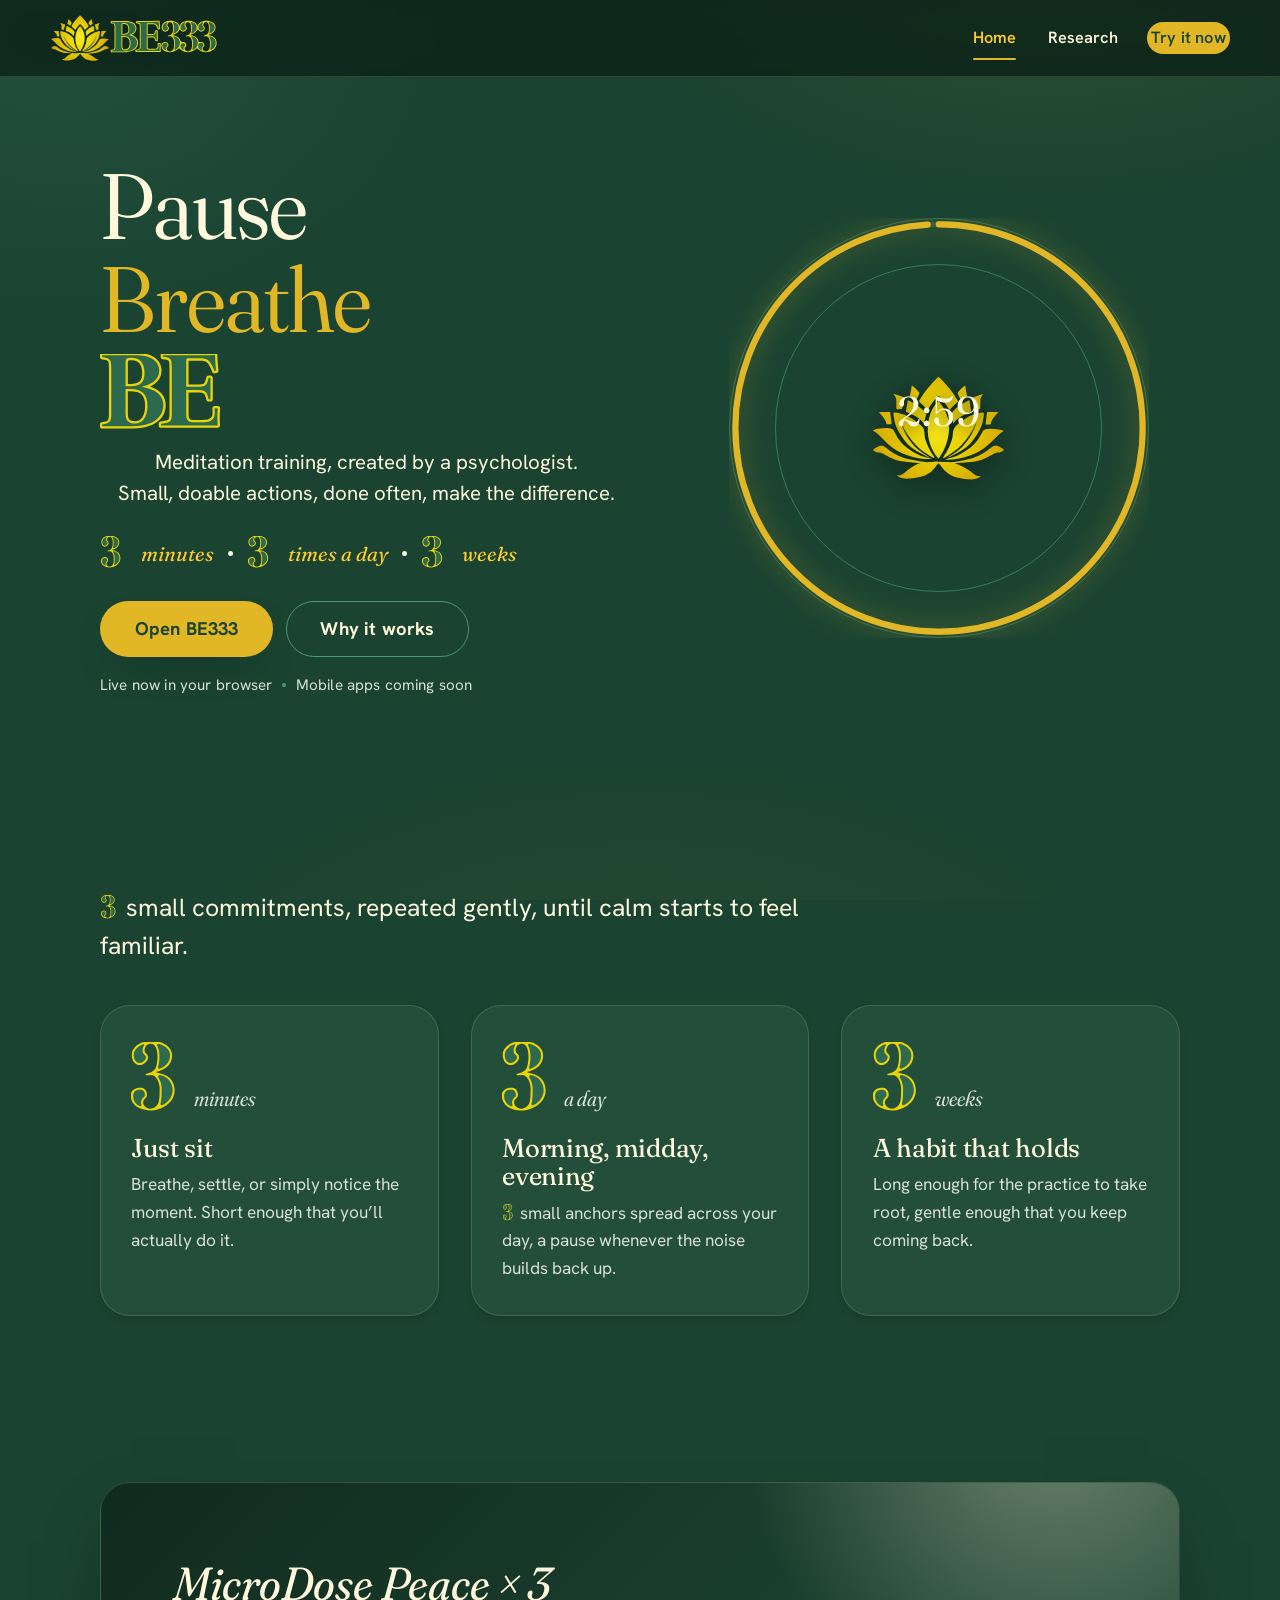
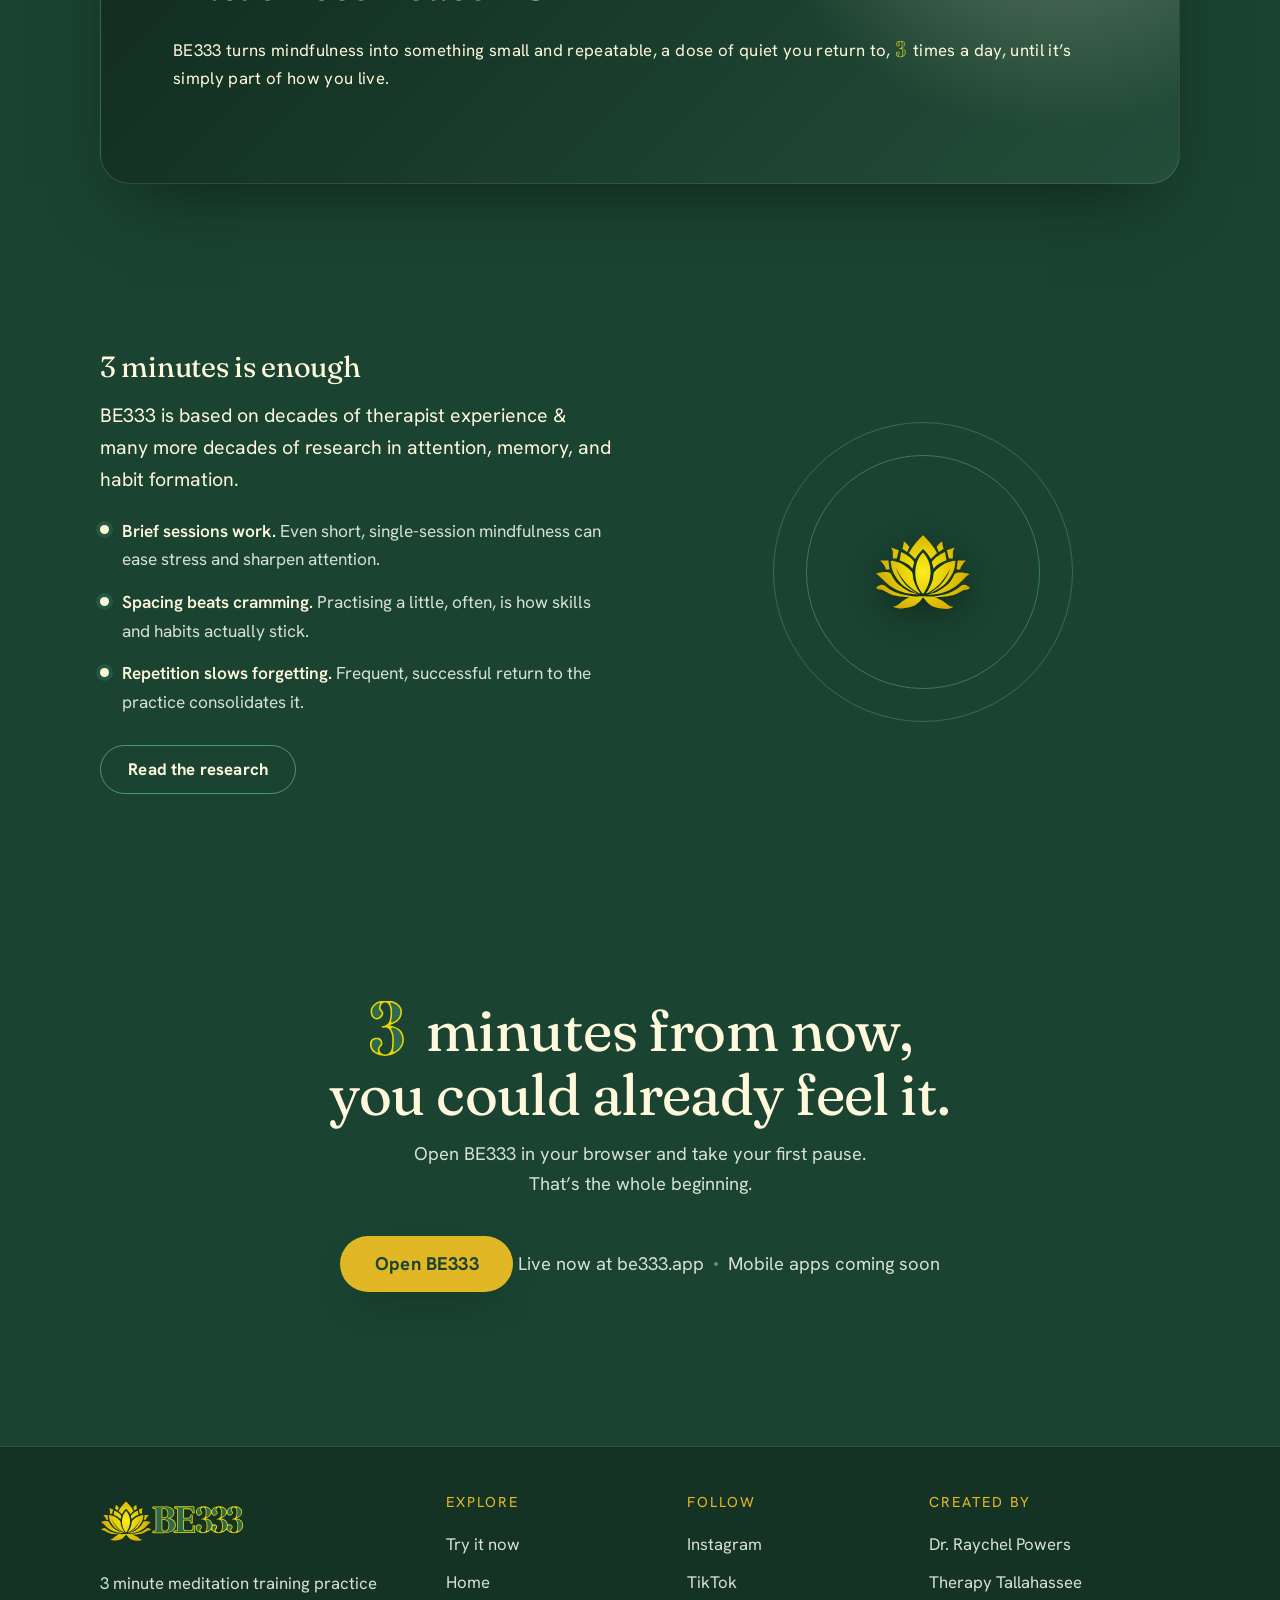
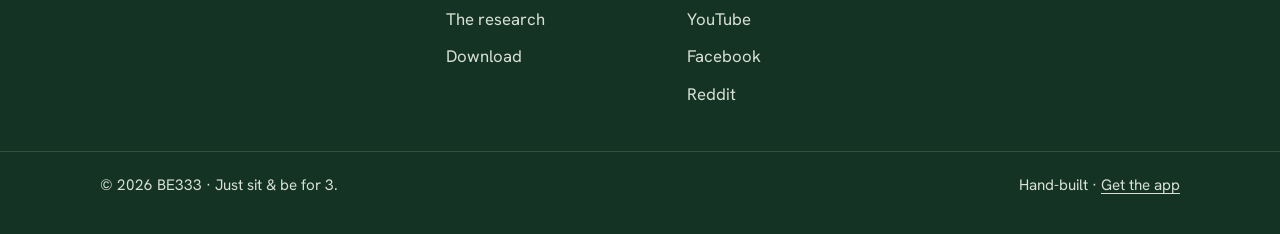
<file: index.html>
<!DOCTYPE html>
<html lang="en">
<head>
  <meta charset="utf-8">
  <meta name="viewport" content="width=device-width, initial-scale=1">

  <!-- Google Analytics 4 -->
  <script async src="https://www.googletagmanager.com/gtag/js?id=G-MYSWPPB8FZ"></script>
  <script>
    window.dataLayer = window.dataLayer || [];
    function gtag(){dataLayer.push(arguments);}
    gtag('js', new Date());
    gtag('config', 'G-MYSWPPB8FZ');
  </script>

  <title>BE333 | Sit &amp; BE for 3</title>
  <meta name="description" content="BE333 is a 3-minute meditation habit created by a clinical psychologist. Three minutes, three times a day, three weeks. Pause. Breathe. Be.">
  <link rel="canonical" href="https://be333.online/">

  <!-- Open Graph / Twitter -->
  <meta property="og:type" content="website">
  <meta property="og:site_name" content="BE333">
  <meta property="og:title" content="BE333 | Sit &amp; BE for 3">
  <meta property="og:description" content="A 3-minute meditation habit, three times a day, for three weeks. Microdose peace.">
  <meta property="og:url" content="https://be333.online/">
  <meta property="og:image" content="https://be333.online/assets/og-image.png">
  <meta name="twitter:card" content="summary_large_image">
  <meta name="twitter:title" content="BE333 | Sit &amp; BE for 3">
  <meta name="twitter:description" content="A 3-minute meditation habit, three times a day, for three weeks. Microdose peace.">
  <meta name="twitter:image" content="https://be333.online/assets/og-image.png">

  <link rel="icon" type="image/svg+xml" href="assets/lotus.svg">
  <link rel="apple-touch-icon" href="assets/logo/logo-full.svg">
  <link rel="manifest" href="manifest.json">
  <meta name="theme-color" content="#1A4331">
  <meta name="apple-mobile-web-app-title" content="BE333">

  <!-- Fonts: Fraunces (display) + Hanken Grotesk (body) -->
  <link rel="preconnect" href="https://fonts.googleapis.com">
  <link rel="preconnect" href="https://fonts.gstatic.com" crossorigin>
  <link href="https://fonts.googleapis.com/css2?family=Fraunces:ital,opsz,wght@0,9..144,300..600;1,9..144,300..600&family=Hanken+Grotesk:wght@400;500;600;700&display=swap" rel="stylesheet">

  <link rel="stylesheet" href="css/style.css">
  <noscript><style>[data-reveal]{opacity:1!important;transform:none!important}</style></noscript>
</head>
<body>
  <a class="skip" href="#main">Skip to content</a>

  <main id="main">

    <!-- HERO -->
    <section class="hero wrap">
      <div class="hero__inner">
        <div>
          <h1 class="hero__title">Pause<br><span style="color:var(--green)">Breathe</span><br><img class="hero__title-be" src="assets/logo/be.svg" alt="Be"></h1>
          <p class="hero__lead">Meditation training, created by a psychologist.<br>Small, doable actions, done often, make the difference.</p>
          <p class="hero__triad">
            <img class="triad-glyph" src="assets/logo/three.svg" alt="3"> minutes <i></i> <img class="triad-glyph" src="assets/logo/three.svg" alt="3"> times a day <i></i> <img class="triad-glyph" src="assets/logo/three.svg" alt="3"> weeks
          </p>
          <div class="hero__cta">
            <a class="btn btn--primary btn--lg" href="https://be333.app" target="_blank" rel="noopener">Open BE333</a>
            <a class="btn btn--ghost btn--lg" href="research.html">Why it works</a>
          </div>
          <p class="hero__avail">Live now in your browser <i></i> Mobile apps coming soon</p>
        </div>

        <!-- Signature: a 3-minute breathing session, in miniature. -->
        <div class="breath">
          <div class="breath__ring breath__ring--1" aria-hidden="true"></div>
          <div class="breath__ring breath__ring--2" aria-hidden="true"></div>
          <svg class="breath__timer" viewBox="0 0 200 200" aria-hidden="true">
            <circle class="breath__timer-track"    cx="100" cy="100" r="97"/>
            <circle class="breath__timer-progress" cx="100" cy="100" r="97"/>
          </svg>
          <div class="breath__core">
            <img class="breath__lotus" src="assets/lotus.svg" alt="" aria-hidden="true">
            <div class="breath__stack">
              <div class="breath__time" id="breath-countdown" aria-label="Session length: 3 minutes">3:00</div>
              <div class="breath__label" aria-hidden="true">
                <span class="in">Breathe in</span>
                <span class="out">Breathe out</span>
              </div>
            </div>
          </div>
        </div>
      </div>
    </section>

    <!-- HOW IT WORKS -->
    <section class="section wrap" data-reveal>
      <p class="lede"><img class="inline-three" src="assets/logo/three.svg" alt="Three"> small commitments, repeated gently, until calm starts to feel familiar.</p>

      <div class="cards">
        <article class="card">
          <span class="card__num"><img class="card__num-glyph" src="assets/logo/three.svg" alt="3"><em>minutes</em></span>
          <h3>Just sit</h3>
          <p>Breathe, settle, or simply notice the moment. Short enough that you&rsquo;ll actually do it.</p>
        </article>
        <article class="card">
          <span class="card__num"><img class="card__num-glyph" src="assets/logo/three.svg" alt="3"><em>a day</em></span>
          <h3>Morning, midday, evening</h3>
          <p><img class="inline-three" src="assets/logo/three.svg" alt="Three"> small anchors spread across your day, a pause whenever the noise builds back up.</p>
        </article>
        <article class="card">
          <span class="card__num"><img class="card__num-glyph" src="assets/logo/three.svg" alt="3"><em>weeks</em></span>
          <h3>A habit that holds</h3>
          <p>Long enough for the practice to take root, gentle enough that you keep coming back.</p>
        </article>
      </div>
    </section>

    <!-- PHILOSOPHY BAND -->
    <section class="section--tight wrap" data-reveal>
      <div class="band">
        <div class="band__inner">
          <p class="band__quote">MicroDose Peace &times; 3</p>
          <p class="band__by">BE333 turns mindfulness into something small and repeatable, a dose of quiet you return to, <img class="inline-three" src="assets/logo/three.svg" alt="three"> times a day, until it&rsquo;s simply part of how you live.</p>
        </div>
      </div>
    </section>

    <!-- RESEARCH TEASER -->
    <section class="section wrap" data-reveal>
      <div class="teaser">
        <div>
          <h2>3 minutes is enough</h2>
          <p>BE333 is based on decades of therapist experience &amp; many more decades of research in attention, memory, and habit formation.</p>
          <ul class="teaser__list">
            <li><span><b>Brief sessions work.</b> Even short, single-session mindfulness can ease stress and sharpen attention.</span></li>
            <li><span><b>Spacing beats cramming.</b> Practising a little, often, is how skills and habits actually stick.</span></li>
            <li><span><b>Repetition slows forgetting.</b> Frequent, successful return to the practice consolidates it.</span></li>
          </ul>
          <a class="btn btn--ghost" href="research.html">Read the research</a>
        </div>
        <div class="breath" aria-hidden="true" style="width:min(100%,300px)">
          <div class="breath__ring breath__ring--1"></div>
          <div class="breath__ring breath__ring--2"></div>
          <div class="breath__core">
            <img class="breath__lotus" src="assets/lotus.svg" alt="" aria-hidden="true">
          </div>
        </div>
      </div>
    </section>

    <!-- FINAL CTA -->
    <section class="section wrap" data-reveal>
      <div class="cta-final">
        <h2><img class="inline-three" src="assets/logo/three.svg" alt="Three"> minutes from now,<br>you could already feel it.</h2>
        <p>Open BE333 in your browser and take your first pause. That&rsquo;s the whole beginning.</p>
        <a class="btn btn--primary btn--lg" href="https://be333.app" target="_blank" rel="noopener">Open BE333</a>
        <p class="cta-final__note">Live now at be333.app <i></i> Mobile apps coming soon</p>
      </div>
    </section>

  </main>

  <script src="js/script.js"></script>
</body>
</html>
</file>
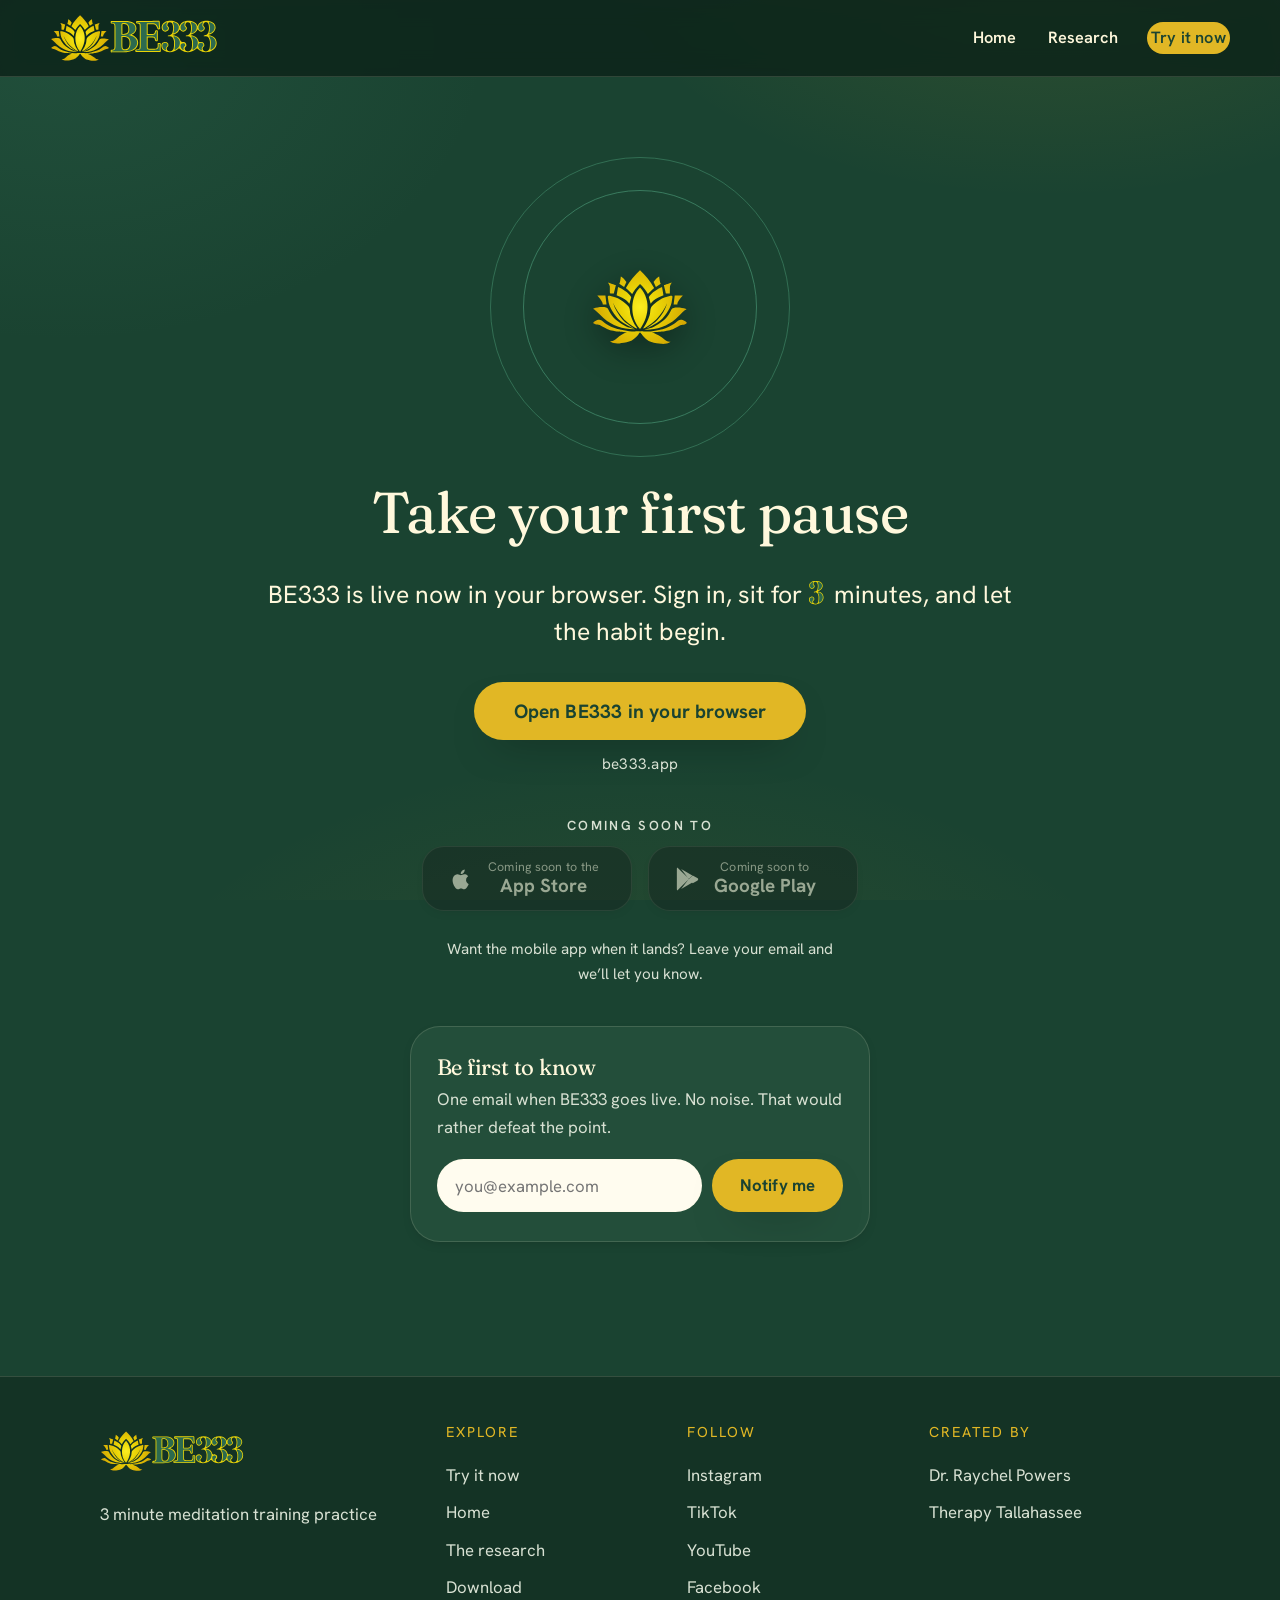
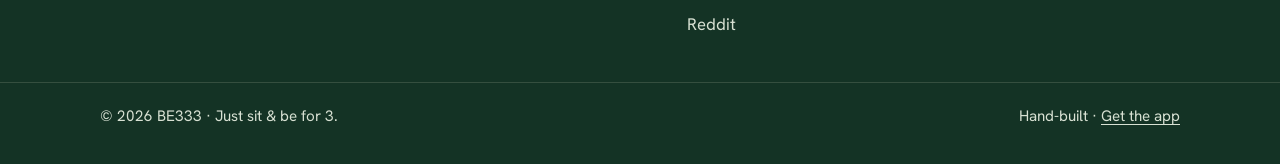
<file: download.html>
<!DOCTYPE html>
<html lang="en">
<head>
  <meta charset="utf-8">
  <meta name="viewport" content="width=device-width, initial-scale=1">

  <!-- Google Analytics 4 -->
  <script async src="https://www.googletagmanager.com/gtag/js?id=G-MYSWPPB8FZ"></script>
  <script>
    window.dataLayer = window.dataLayer || [];
    function gtag(){dataLayer.push(arguments);}
    gtag('js', new Date());
    gtag('config', 'G-MYSWPPB8FZ');
  </script>

  <title>Get BE333 | BE333</title>
  <meta name="description" content="Download BE333 and start your 3-minute meditation habit. Pause. Breathe. Be.">
  <link rel="canonical" href="https://be333.online/download.html">

  <meta property="og:type" content="article">
  <meta property="og:site_name" content="BE333">
  <meta property="og:title" content="Get BE333">
  <meta property="og:description" content="Download BE333 and take your first 3-minute pause.">
  <meta property="og:url" content="https://be333.online/download.html">
  <meta property="og:image" content="https://be333.online/assets/og-image.png">
  <meta name="twitter:card" content="summary_large_image">
  <meta name="twitter:title" content="Get BE333">
  <meta name="twitter:description" content="Download BE333 and take your first 3-minute pause.">
  <meta name="twitter:image" content="https://be333.online/assets/og-image.png">

  <link rel="icon" type="image/svg+xml" href="assets/lotus.svg">
  <link rel="apple-touch-icon" href="assets/logo/logo-full.svg">
  <link rel="manifest" href="manifest.json">
  <meta name="theme-color" content="#1A4331">
  <meta name="apple-mobile-web-app-title" content="BE333">

  <link rel="preconnect" href="https://fonts.googleapis.com">
  <link rel="preconnect" href="https://fonts.gstatic.com" crossorigin>
  <link href="https://fonts.googleapis.com/css2?family=Fraunces:ital,opsz,wght@0,9..144,300..600;1,9..144,300..600&family=Hanken+Grotesk:wght@400;500;600;700&display=swap" rel="stylesheet">

  <link rel="stylesheet" href="css/style.css">
  <noscript><style>[data-reveal]{opacity:1!important;transform:none!important}</style></noscript>
</head>
<body>
  <a class="skip" href="#main">Skip to content</a>

  <main id="main">

    <section class="section wrap--narrow" style="padding-top: clamp(3rem,7vw,5rem)" data-reveal>
      <div class="dl">

        <!-- breathing orb -->
        <div class="dl__orbwrap breath" aria-hidden="true">
          <div class="breath__ring breath__ring--1"></div>
          <div class="breath__ring breath__ring--2"></div>
          <div class="breath__core">
            <img class="breath__lotus" src="assets/lotus.svg" alt="" aria-hidden="true">
          </div>
        </div>

        <h1 style="font-size: clamp(2.4rem,6vw,3.6rem)">Take your first pause</h1>
        <p class="lede" style="margin-inline:auto">BE333 is live now in your browser. Sign in, sit for <img class="inline-three" src="assets/logo/three.svg" alt="three"> minutes, and let the habit begin.</p>

        <!-- Primary CTA: use the web app right now -->
        <div class="dl__primary">
          <a class="btn btn--primary btn--lg" href="https://be333.app" target="_blank" rel="noopener">Open BE333 in your browser</a>
          <p class="dl__url">be333.app</p>
        </div>

        <!-- App store buttons — coming soon -->
        <p class="dl__soon-label">Coming soon to</p>
        <div class="stores">
          <a class="store store--soon" href="#" aria-disabled="true" aria-label="App Store, coming soon" onclick="event.preventDefault()">
            <svg viewBox="0 0 24 24" fill="currentColor" aria-hidden="true"><path d="M16.36 12.84c-.02-2.13 1.74-3.15 1.82-3.2-1-1.46-2.55-1.66-3.1-1.68-1.32-.13-2.58.78-3.25.78-.67 0-1.7-.76-2.8-.74-1.44.02-2.77.84-3.51 2.13-1.5 2.6-.38 6.45 1.07 8.56.71 1.03 1.56 2.19 2.67 2.15 1.07-.04 1.48-.69 2.77-.69 1.29 0 1.66.69 2.79.67 1.15-.02 1.88-1.05 2.58-2.09.81-1.2 1.15-2.36 1.16-2.42-.03-.01-2.23-.86-2.25-3.4zM14.3 6.57c.59-.72.99-1.71.88-2.7-.85.03-1.88.57-2.49 1.28-.55.63-1.03 1.64-.9 2.61.95.07 1.92-.48 2.51-1.19z"/></svg>
            <span><small>Coming soon to the</small><b>App Store</b></span>
          </a>
          <a class="store store--soon" href="#" aria-disabled="true" aria-label="Google Play, coming soon" onclick="event.preventDefault()">
            <svg viewBox="0 0 24 24" fill="currentColor" aria-hidden="true"><path d="M3.6 2.3c-.2.2-.3.5-.3.9v17.6c0 .4.1.7.3.9l.1.1 9.9-9.9v-.2L3.7 2.2l-.1.1zm13.3 13.3l-3.3-3.3 3.3-3.3 3.9 2.2c1.1.6 1.1 1.6 0 2.2l-3.9 2.2zM13.5 12l3.1 3.1-9.6 5.4 6.5-8.5zm0 0L7 3.5l9.6 5.4L13.5 12z"/></svg>
            <span><small>Coming soon to</small><b>Google Play</b></span>
          </a>
        </div>

        <p style="color:var(--ink-soft); font-size:.95rem; max-width:44ch; margin-inline:auto">
          Want the mobile app when it lands? Leave your email and we&rsquo;ll let you know.
        </p>

        <!-- Notify form (Formspree) -->
        <form class="notify" action="https://formspree.io/f/meeypegl" method="POST">
          <h3>Be first to know</h3>
          <p>One email when BE333 goes live. No noise. That would rather defeat the point.</p>
          <div class="notify__row">
            <label for="email" class="skip">Email address</label>
            <input id="email" type="email" name="email" placeholder="you@example.com" required>
            <button type="submit" class="btn btn--primary">Notify me</button>
          </div>
        </form>

      </div>
    </section>

  </main>

  <script src="js/script.js"></script>
</body>
</html>
</file>
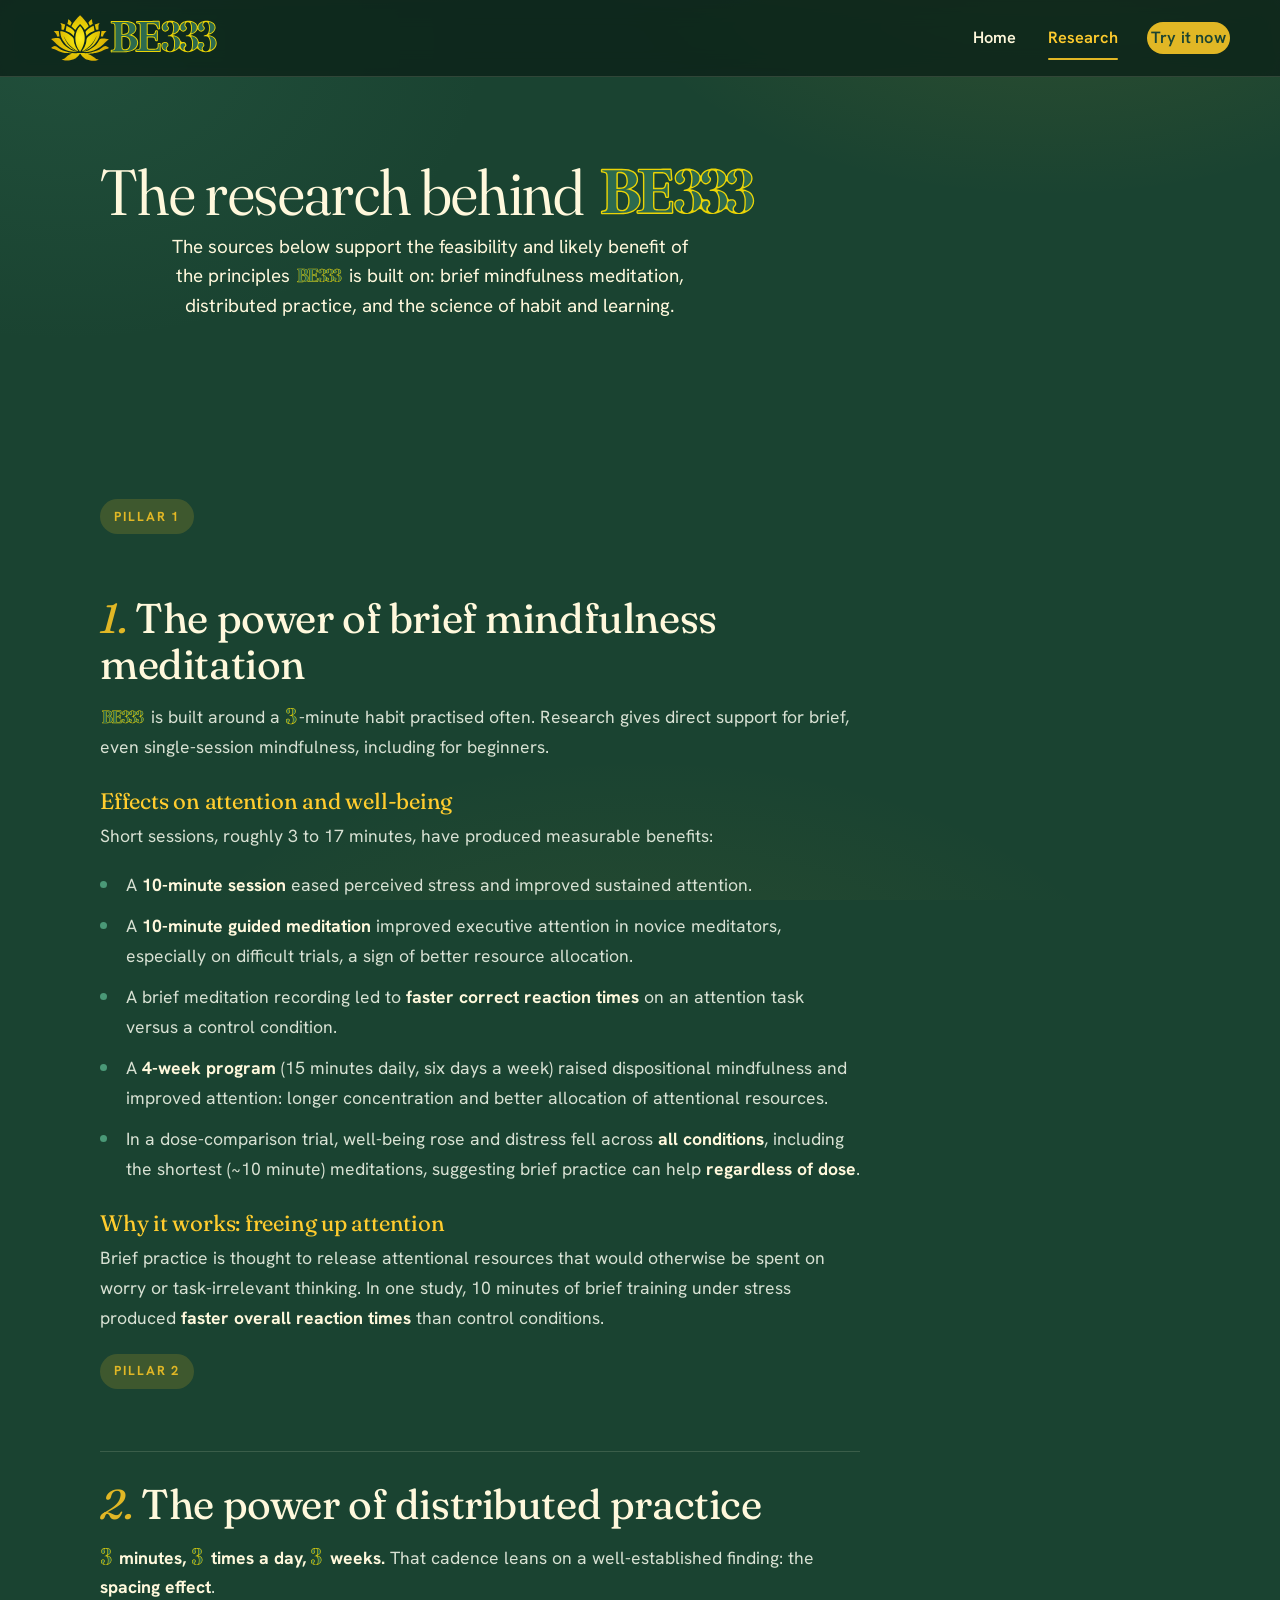
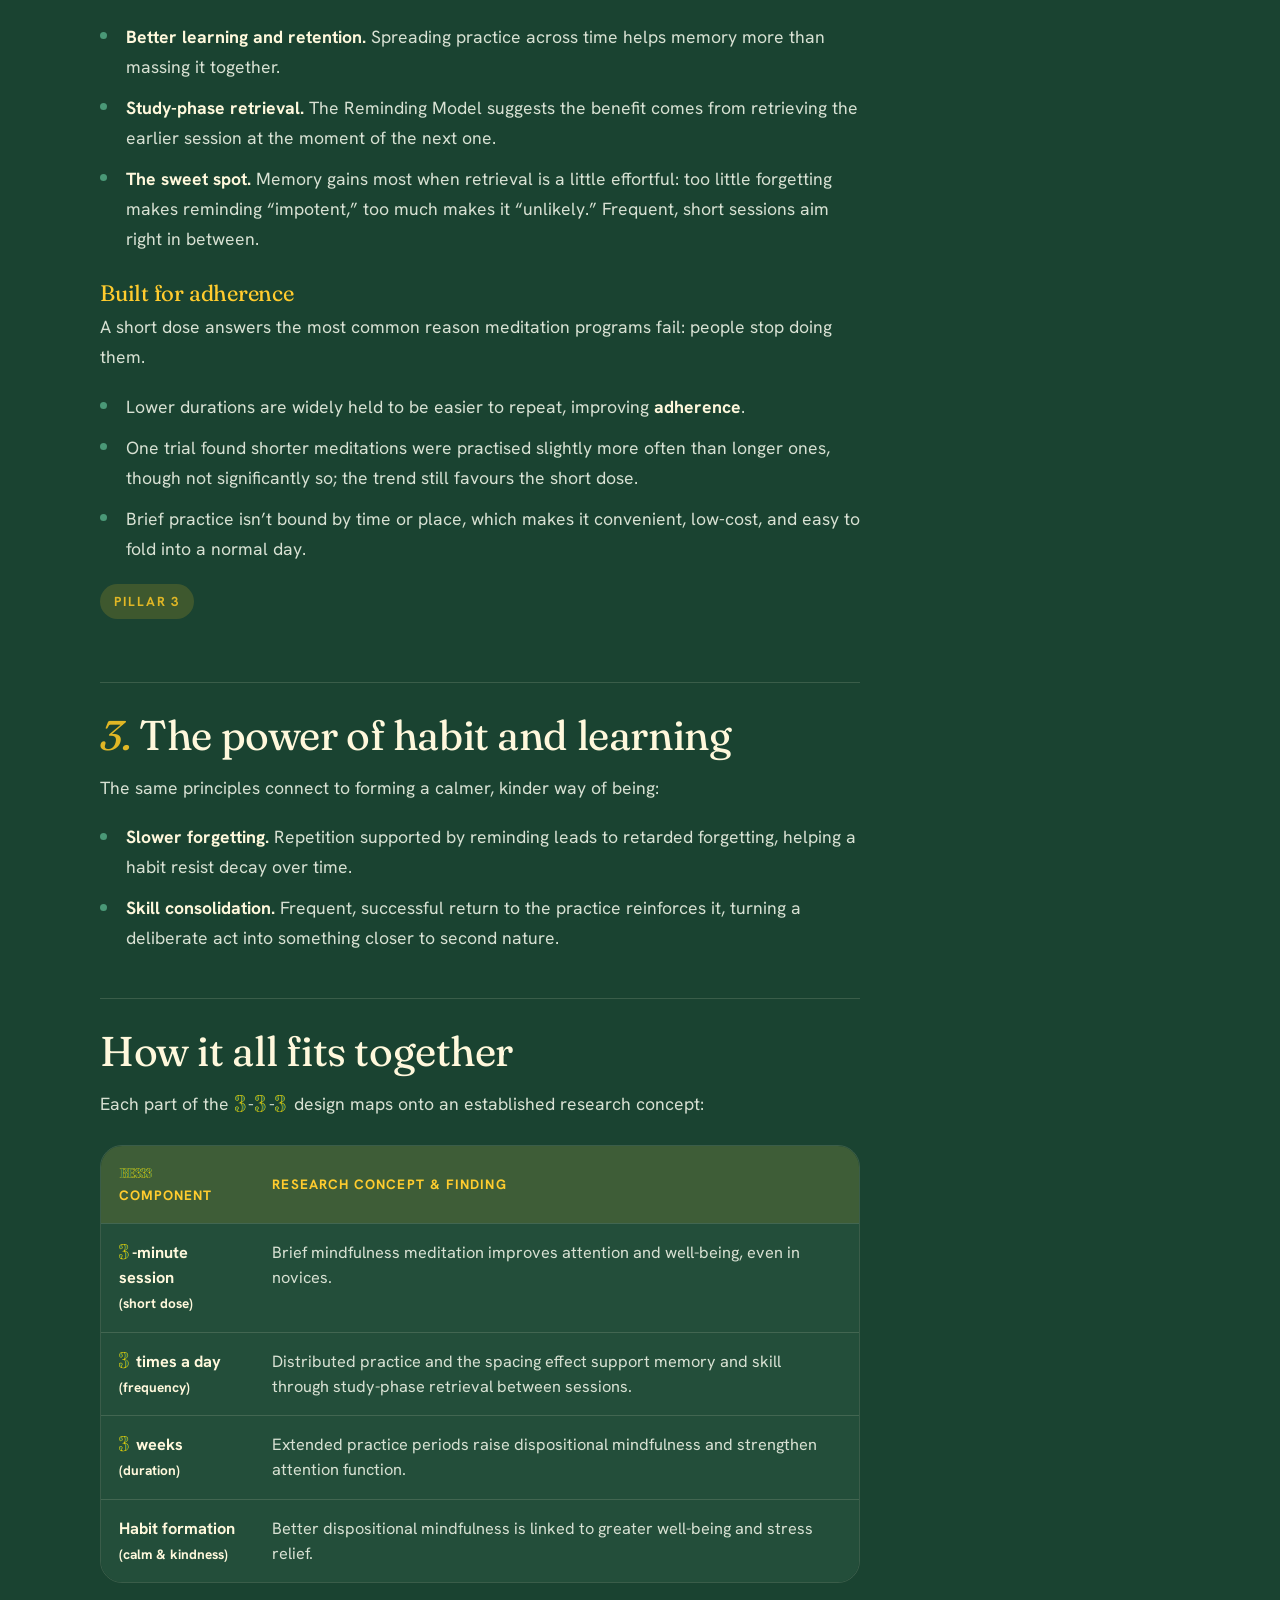
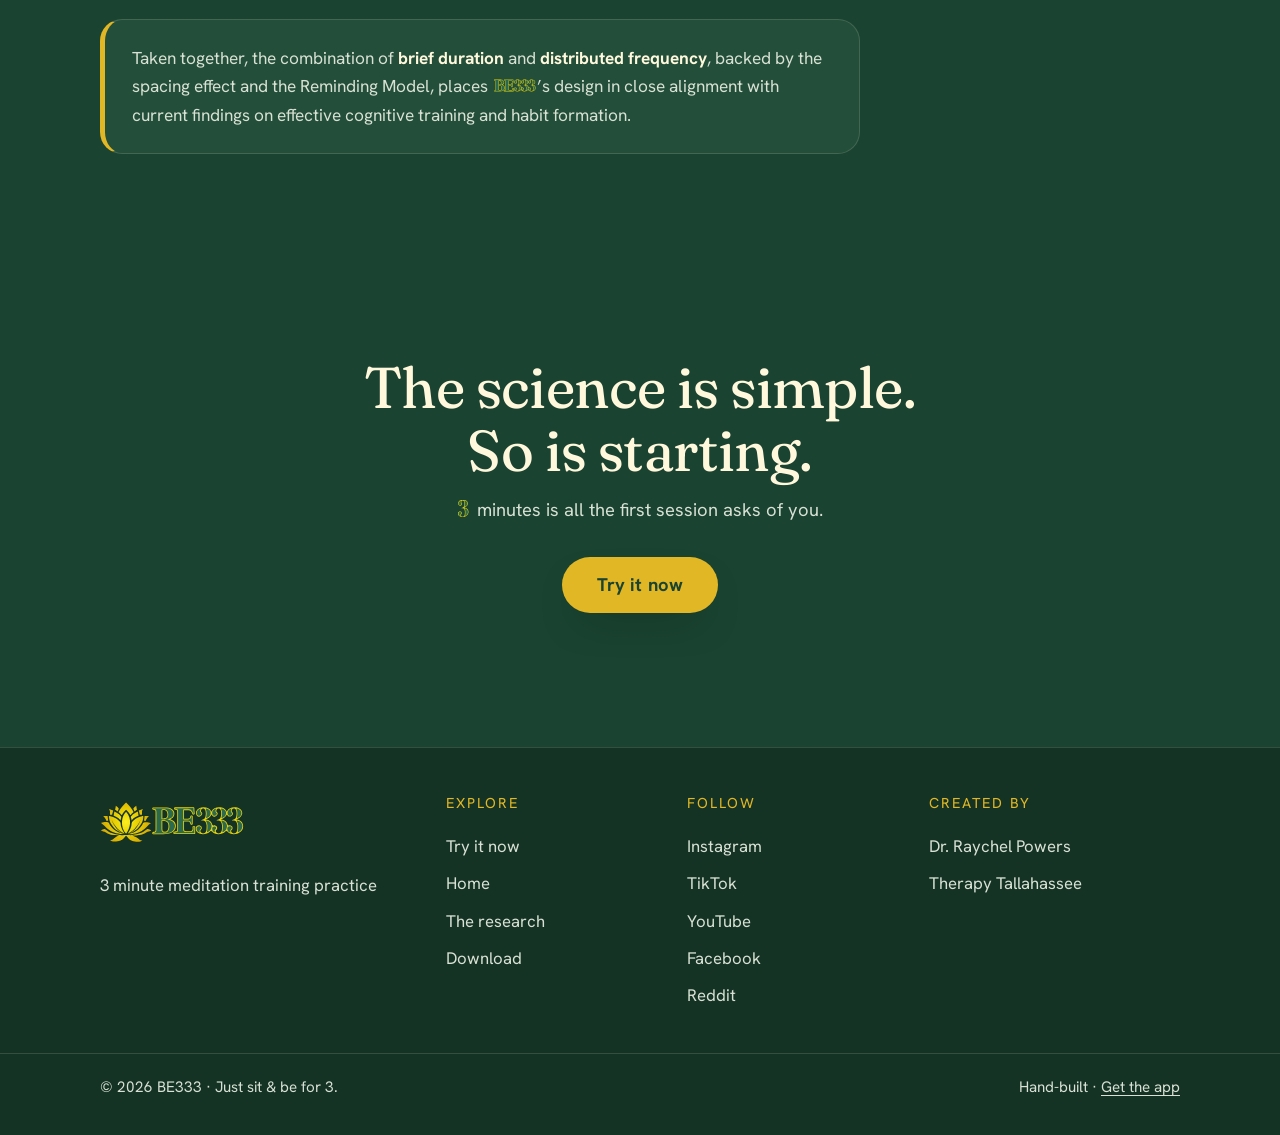
<file: research.html>
<!DOCTYPE html>
<html lang="en">
<head>
  <meta charset="utf-8">
  <meta name="viewport" content="width=device-width, initial-scale=1">

  <!-- Google Analytics 4 -->
  <script async src="https://www.googletagmanager.com/gtag/js?id=G-MYSWPPB8FZ"></script>
  <script>
    window.dataLayer = window.dataLayer || [];
    function gtag(){dataLayer.push(arguments);}
    gtag('js', new Date());
    gtag('config', 'G-MYSWPPB8FZ');
  </script>

  <title>The Research Behind BE333 | BE333</title>
  <meta name="description" content="The science supporting BE333: brief mindfulness meditation, distributed practice and the spacing effect, and the power of habit and learning.">
  <link rel="canonical" href="https://be333.online/research.html">

  <meta property="og:type" content="article">
  <meta property="og:site_name" content="BE333">
  <meta property="og:title" content="The Research Behind BE333">
  <meta property="og:description" content="Brief mindfulness, distributed practice, and habit science: the evidence behind the 3-3-3 method.">
  <meta property="og:url" content="https://be333.online/research.html">
  <meta property="og:image" content="https://be333.online/assets/og-image.png">
  <meta name="twitter:card" content="summary_large_image">
  <meta name="twitter:title" content="The Research Behind BE333">
  <meta name="twitter:description" content="Brief mindfulness, distributed practice, and habit science: the evidence behind the 3-3-3 method.">
  <meta name="twitter:image" content="https://be333.online/assets/og-image.png">

  <link rel="icon" type="image/svg+xml" href="assets/lotus.svg">
  <link rel="apple-touch-icon" href="assets/logo/logo-full.svg">
  <link rel="manifest" href="manifest.json">
  <meta name="theme-color" content="#1A4331">
  <meta name="apple-mobile-web-app-title" content="BE333">

  <link rel="preconnect" href="https://fonts.googleapis.com">
  <link rel="preconnect" href="https://fonts.gstatic.com" crossorigin>
  <link href="https://fonts.googleapis.com/css2?family=Fraunces:ital,opsz,wght@0,9..144,300..600;1,9..144,300..600&family=Hanken+Grotesk:wght@400;500;600;700&display=swap" rel="stylesheet">

  <link rel="stylesheet" href="css/style.css">
  <noscript><style>[data-reveal]{opacity:1!important;transform:none!important}</style></noscript>
</head>
<body>
  <a class="skip" href="#main">Skip to content</a>

  <main id="main">

    <!-- PAGE HERO -->
    <section class="hero wrap">
      <div style="max-width: 720px">
        <h1 class="hero__title" style="font-size: clamp(2.4rem, 6vw, 4rem)">The research behind <img class="inline-be333" src="assets/logo/be333.svg" alt="BE333"></h1>
        <p class="hero__lead" style="max-width: 60ch; font-size: 1.18rem">
          The sources below support the feasibility and likely benefit of the principles <img class="inline-be333" src="assets/logo/be333.svg" alt="BE333"> is built on:
          brief mindfulness meditation, distributed practice, and the science of habit and learning.
        </p>
      </div>
    </section>

    <!-- PROSE -->
    <section class="section--tight wrap" data-reveal>
      <article class="prose">

        <span class="pillar-tag">Pillar 1</span>
        <h2><span class="n">1.</span>The power of brief mindfulness meditation</h2>
        <p><img class="inline-be333" src="assets/logo/be333.svg" alt="BE333"> is built around a <img class="inline-three" src="assets/logo/three.svg" alt="3">-minute habit practised often. Research gives direct support for brief, even single-session mindfulness, including for beginners.</p>

        <h3>Effects on attention and well-being</h3>
        <p>Short sessions, roughly 3 to 17 minutes, have produced measurable benefits:</p>
        <ul>
          <li>A <strong>10-minute session</strong> eased perceived stress and improved sustained attention.</li>
          <li>A <strong>10-minute guided meditation</strong> improved executive attention in novice meditators, especially on difficult trials, a sign of better resource allocation.</li>
          <li>A brief meditation recording led to <strong>faster correct reaction times</strong> on an attention task versus a control condition.</li>
          <li>A <strong>4-week program</strong> (15 minutes daily, six days a week) raised dispositional mindfulness and improved attention: longer concentration and better allocation of attentional resources.</li>
          <li>In a dose-comparison trial, well-being rose and distress fell across <strong>all conditions</strong>, including the shortest (~10 minute) meditations, suggesting brief practice can help <strong>regardless of dose</strong>.</li>
        </ul>

        <h3>Why it works: freeing up attention</h3>
        <p>Brief practice is thought to release attentional resources that would otherwise be spent on worry or task-irrelevant thinking. In one study, 10 minutes of brief training under stress produced <strong>faster overall reaction times</strong> than control conditions.</p>

        <span class="pillar-tag">Pillar 2</span>
        <h2><span class="n">2.</span>The power of distributed practice</h2>
        <p><strong><img class="inline-three" src="assets/logo/three.svg" alt="Three"> minutes, <img class="inline-three" src="assets/logo/three.svg" alt="three"> times a day, <img class="inline-three" src="assets/logo/three.svg" alt="three"> weeks.</strong> That cadence leans on a well-established finding: the <strong>spacing effect</strong>.</p>
        <ul>
          <li><strong>Better learning and retention.</strong> Spreading practice across time helps memory more than massing it together.</li>
          <li><strong>Study-phase retrieval.</strong> The Reminding Model suggests the benefit comes from retrieving the earlier session at the moment of the next one.</li>
          <li><strong>The sweet spot.</strong> Memory gains most when retrieval is a little effortful: too little forgetting makes reminding &ldquo;impotent,&rdquo; too much makes it &ldquo;unlikely.&rdquo; Frequent, short sessions aim right in between.</li>
        </ul>

        <h3>Built for adherence</h3>
        <p>A short dose answers the most common reason meditation programs fail: people stop doing them.</p>
        <ul>
          <li>Lower durations are widely held to be easier to repeat, improving <strong>adherence</strong>.</li>
          <li>One trial found shorter meditations were practised slightly more often than longer ones, though not significantly so; the trend still favours the short dose.</li>
          <li>Brief practice isn&rsquo;t bound by time or place, which makes it convenient, low-cost, and easy to fold into a normal day.</li>
        </ul>

        <span class="pillar-tag">Pillar 3</span>
        <h2><span class="n">3.</span>The power of habit and learning</h2>
        <p>The same principles connect to forming a calmer, kinder way of being:</p>
        <ul>
          <li><strong>Slower forgetting.</strong> Repetition supported by reminding leads to retarded forgetting, helping a habit resist decay over time.</li>
          <li><strong>Skill consolidation.</strong> Frequent, successful return to the practice reinforces it, turning a deliberate act into something closer to second nature.</li>
        </ul>

        <h2>How it all fits together</h2>
        <p>Each part of the <img class="inline-three" src="assets/logo/three.svg" alt="3">-<img class="inline-three" src="assets/logo/three.svg" alt="3">-<img class="inline-three" src="assets/logo/three.svg" alt="3"> design maps onto an established research concept:</p>
        <div class="table-wrap">
          <table>
            <thead>
              <tr><th><img class="inline-be333" src="assets/logo/be333.svg" alt="BE333"> component</th><th>Research concept &amp; finding</th></tr>
            </thead>
            <tbody>
              <tr>
                <td><img class="inline-three" src="assets/logo/three.svg" alt="3">-minute session<br><small>(short dose)</small></td>
                <td>Brief mindfulness meditation improves attention and well-being, even in novices.</td>
              </tr>
              <tr>
                <td><img class="inline-three" src="assets/logo/three.svg" alt="Three"> times a day<br><small>(frequency)</small></td>
                <td>Distributed practice and the spacing effect support memory and skill through study-phase retrieval between sessions.</td>
              </tr>
              <tr>
                <td><img class="inline-three" src="assets/logo/three.svg" alt="Three"> weeks<br><small>(duration)</small></td>
                <td>Extended practice periods raise dispositional mindfulness and strengthen attention function.</td>
              </tr>
              <tr>
                <td>Habit formation<br><small>(calm &amp; kindness)</small></td>
                <td>Better dispositional mindfulness is linked to greater well-being and stress relief.</td>
              </tr>
            </tbody>
          </table>
        </div>

        <div class="callout">
          Taken together, the combination of <strong>brief duration</strong> and <strong>distributed frequency</strong>, backed by the spacing effect and the Reminding Model, places <img class="inline-be333" src="assets/logo/be333.svg" alt="BE333">&rsquo;s design in close alignment with current findings on effective cognitive training and habit formation.
        </div>

      </article>
    </section>

    <!-- CTA -->
    <section class="section wrap" data-reveal>
      <div class="cta-final">
        <h2>The science is simple.<br>So is starting.</h2>
        <p><img class="inline-three" src="assets/logo/three.svg" alt="Three"> minutes is all the first session asks of you.</p>
        <a class="btn btn--primary btn--lg" href="https://be333.app" target="_blank" rel="noopener">Try it now</a>
      </div>
    </section>

  </main>

  <script src="js/script.js"></script>
</body>
</html>
</file>
<file: css/style.css>
/* ===========================================================
   BE333 - Just Sit & BE for 3
   DARK theme, matched to be333.app: deep forest base, cornsilk
   text, gold as the brand accent that pops on dark surfaces.
   Token names are kept stable across themes - see comments
   for what each one actually does in dark mode.
   =========================================================== */

/* ----- Tokens ------------------------------------------------ */
:root {
  /* color - dark forest, cornsilk, gold */
  --cream:       #1A4331;   /* PAGE BG - app's dominant deep forest */
  --cloud:       #234E3A;   /* RAISED SURFACES - cards, notify, header */
  --ink:         #FFF8DC;   /* PRIMARY TEXT - cornsilk on dark */
  --ink-soft:    #D8E1D3;   /* SECONDARY TEXT - soft cream-sage, readable on dark */
  --green:       #E1B725;   /* PRIMARY ACCENT - gold (links, brand b, em) */
  --green-deep:  #FFCC2E;   /* STRONGER ACCENT - bright gold (hovers) */
  --sage:        #4A9977;   /* soft sage for hairlines, rings, dots */
  --gold:        #E1B725;   /* warm brand gold */
  --gold-soft:   #FFF8DC;   /* cornsilk cream highlight */
  --line:        rgba(255, 248, 220, .14);   /* HAIRLINES - light on dark */
  --gold-deep:   #FFCC2E;   /* bright gold, sparingly */

  /* type */
  --display: "Fraunces", Georgia, "Times New Roman", serif;
  --body: "Hanken Grotesk", system-ui, -apple-system, Segoe UI, Roboto, sans-serif;

  /* space */
  --wrap: 1080px;
  --gap: clamp(1rem, 3vw, 2rem);

  /* shape */
  --r-sm: 14px;
  --r-md: 22px;
  --r-lg: 30px;
  --pill: 999px;

  /* depth - drop shadows on the deep-forest base */
  --shadow-sm: 0 4px 14px -8px rgba(0, 0, 0, .35);
  --shadow-md: 0 18px 40px -22px rgba(0, 0, 0, .50);
  --shadow-lg: 0 30px 70px -30px rgba(0, 0, 0, .55);
}

/* ----- Reset / base ----------------------------------------- */
*, *::before, *::after { box-sizing: border-box; }

html { -webkit-text-size-adjust: 100%; scroll-behavior: smooth; }

body {
  margin: 0;
  font-family: var(--body);
  font-weight: 400;
  color: var(--ink);
  background: var(--cream);
  line-height: 1.65;
  font-size: clamp(1.1rem, 1rem + 0.35vw, 1.22rem);
  -webkit-font-smoothing: antialiased;
  text-rendering: optimizeLegibility;
  /* dawn light: soft, layered radial glows behind everything */
  background-image:
    radial-gradient(60vw 50vh at 82% -8%, rgba(225, 183, 37, .12), transparent 60%),
    radial-gradient(55vw 55vh at 5% 5%, rgba(74, 153, 119, .14), transparent 60%),
    radial-gradient(70vw 60vh at 50% 120%, rgba(225, 183, 37, .09), transparent 60%);
  background-attachment: fixed;
}

img { max-width: 100%; height: auto; display: block; }
a { color: var(--green-deep); text-decoration-thickness: 1px; text-underline-offset: 3px; }

h1, h2, h3, h4 {
  font-family: var(--display);
  font-weight: 420;
  line-height: 1.1;
  letter-spacing: -0.01em;
  color: var(--ink);
  font-variation-settings: "opsz" 40, "SOFT" 30, "wght" 420;
  margin: 0 0 .55em;
}

p { margin: 0 0 1.1em; }

/* skip link */
.skip {
  position: absolute; left: -999px; top: 0;
  background: var(--gold); color: #1A4331;
  padding: .7rem 1.1rem; border-radius: 0 0 var(--r-sm) 0; z-index: 200;
}
.skip:focus { left: 0; }

/* visible focus everywhere */
:focus-visible {
  outline: 2.5px solid var(--green);
  outline-offset: 3px;
  border-radius: 4px;
}

/* ----- Layout ----------------------------------------------- */
.wrap { width: min(100% - 2.4rem, var(--wrap)); margin-inline: auto; }
.wrap--narrow { width: min(100% - 2.4rem, 760px); margin-inline: auto; }

.section { padding-block: clamp(3.5rem, 8vw, 6.5rem); }
.section--tight { padding-block: clamp(2.5rem, 5vw, 4rem); }

.eyebrow {
  font-family: var(--body);
  font-weight: 700;
  font-size: .85rem;
  letter-spacing: 0.22em;
  text-transform: uppercase;
  color: var(--green);
  margin: 0 0 1rem;
  display: inline-flex; align-items: center; gap: .6rem;
}
.eyebrow--center { justify-content: center; }

/* ----- Header (injected by js/script.js) -------------------- */
.site-header {
  position: sticky; top: 0; z-index: 100;
  backdrop-filter: saturate(140%) blur(12px);
  background: rgba(15, 36, 26, .85);
  border-bottom: 1px solid var(--line);
}
.site-header__inner {
  width: min(100% - 2.4rem, 1180px); margin-inline: auto;
  display: flex; align-items: center; justify-content: space-between;
  height: 76px;
}
.brand { display: inline-flex; align-items: center; gap: 0; text-decoration: none; }
.brand__lotus { width: 60px; height: 60px; flex: none; display: block; }
.brand__be333 { height: 42px; width: auto; flex: none; display: block; margin-left: -.1rem; }
.site-footer .brand__lotus { width: 52px; height: 52px; }
.site-footer .brand__be333 { height: 36px; }

.nav { display: flex; align-items: center; gap: .8rem; }
.nav__links { display: flex; align-items: center; gap: clamp(.4rem, 2vw, 1.6rem); }
.nav a {
  font-size: 1.02rem; font-weight: 600; color: var(--ink);
  text-decoration: none; padding: .4rem .2rem; position: relative;
  transition: color .2s ease;
}
.nav a:hover { color: var(--green-deep); }
.nav a[aria-current="page"] { color: var(--green-deep); }
.nav a[aria-current="page"]::after {
  content: ""; position: absolute; left: .2rem; right: .2rem; bottom: -2px;
  height: 2px; background: var(--green); border-radius: 2px;
}
.nav .btn { color: #1A4331; }
/* keep the CTA button dark-on-gold even when it's the current page */
.nav a.btn[aria-current="page"] { color: #1A4331; }
.nav a.btn[aria-current="page"]::after { display: none; }

.nav-toggle { display: none; }

/* ----- Buttons ---------------------------------------------- */
.btn {
  display: inline-flex; align-items: center; justify-content: center; gap: .55rem;
  font-family: var(--body); font-weight: 700; font-size: 1.05rem;
  padding: .95rem 1.7rem; border-radius: var(--pill);
  border: 1px solid transparent; cursor: pointer; text-decoration: none;
  transition: transform .18s ease, box-shadow .2s ease, background .2s ease;
  line-height: 1;
  letter-spacing: .01em;
}
.btn--primary {
  background: var(--gold); color: #1A4331;
  box-shadow: var(--shadow-md);
}
.btn--primary:hover { transform: translateY(-2px); box-shadow: var(--shadow-lg); background: #FFCC2E; }
.btn--ghost {
  background: transparent; color: var(--ink); border-color: var(--sage);
}
.btn--ghost:hover { transform: translateY(-2px); background: rgba(74, 153, 119, .16); color: var(--ink); }
.btn--lg { padding: 1.1rem 2.1rem; font-size: 1.15rem; }

/* ----- Hero + breathing orb (signature) --------------------- */
.hero { position: relative; padding-block: clamp(2.5rem, 7vw, 5rem) clamp(3rem, 7vw, 5.5rem); }
.hero__inner {
  display: grid; grid-template-columns: 1.05fr 0.95fr; gap: clamp(2rem, 5vw, 4rem);
  align-items: center;
}
.hero__title {
  font-size: clamp(3.2rem, 7.6vw, 5.8rem);
  font-variation-settings: "opsz" 144, "SOFT" 40, "wght" 360;
  line-height: 1.0; margin: .2rem 0 .5rem;
}
.hero__title em {
  font-style: italic; color: var(--green);
  font-variation-settings: "opsz" 144, "SOFT" 60, "wght" 360;
}
/* the BE brand glyph standing in for the italic "Be" in the hero title */
.hero__title-be {
  height: .82em; width: auto;
  display: inline-block;
  vertical-align: -.06em;
  margin-right: .04em;
}
.hero__lead {
  font-size: clamp(1.15rem, 1rem + 0.35vw, 1.35rem);
  color: var(--ink);
  max-width: 56ch;
  margin-bottom: 1.6rem;
  line-height: 1.55;
  text-align: center;
  text-wrap: balance;
}
.hero__triad {
  display: inline-flex; align-items: center; gap: .9rem;
  font-family: var(--display); font-style: italic;
  color: var(--green-deep); font-size: 1.25rem; margin-bottom: 1.9rem;
}
.hero__triad span { font-size: 1.85rem; font-variation-settings: "opsz" 30, "wght" 500; }
.hero__triad i { width: 5px; height: 5px; border-radius: 50%; background: var(--gold-soft); display: inline-block; }
.hero__cta { display: flex; flex-wrap: wrap; gap: .8rem; }
.hero__avail {
  margin: 1rem 0 0; font-size: .95rem; color: var(--ink-soft);
  display: inline-flex; align-items: center; gap: .6rem;
  letter-spacing: .01em;
}
.hero__avail i {
  width: 4px; height: 4px; border-radius: 50%; background: var(--sage);
  display: inline-block;
}

/* the orb */
.breath {
  position: relative; aspect-ratio: 1; width: min(100%, 420px); margin-inline: auto;
  display: grid; place-items: center; isolation: isolate;
}
.breath__ring {
  position: absolute; inset: 0; margin: auto; border-radius: 50%;
  border: 1px solid var(--sage); opacity: .5;
}
.breath__ring--1 { width: 100%; height: 100%; animation: ripple 8s ease-in-out infinite; }
.breath__ring--2 { width: 78%;  height: 78%;  animation: ripple 8s ease-in-out infinite .15s; opacity: .65; }
.breath__core {
  width: 56%; height: 56%; border-radius: 50%;
  animation: breathe 8s ease-in-out infinite;
  display: grid; place-items: center; position: relative;
  overflow: hidden;
}
.breath__lotus {
  position: absolute; inset: 0; margin: auto;
  width: 82%; height: auto;
  pointer-events: none;
  filter: drop-shadow(0 8px 16px rgba(0, 0, 0, .45));
  z-index: 1;
}

/* 3-minute session timer ring, sitting just outside the core */
.breath__timer {
  position: absolute; inset: 0; margin: auto;
  width: 100%; height: 100%;
  transform: rotate(-90deg);   /* start the arc at 12 o'clock */
  pointer-events: none;
  z-index: 0;
}
.breath__timer-track {
  fill: none;
  stroke: rgba(255, 248, 220, .10);
  stroke-width: 2.5;
}
.breath__timer-progress {
  fill: none;
  stroke: var(--gold);
  stroke-width: 3;
  stroke-linecap: round;
  filter: drop-shadow(0 0 6px rgba(225, 183, 37, .45));
}

/* countdown time + breath prompt stack, layered above the lotus */
.breath__stack {
  position: relative; z-index: 3;
  display: flex; flex-direction: column; align-items: center; gap: .35rem;
  pointer-events: none;
}
.breath__time {
  font-family: var(--display);
  font-size: clamp(1.9rem, 4vw, 2.6rem);
  font-variation-settings: "opsz" 60, "wght" 400;
  color: var(--ink);
  letter-spacing: .02em;
  line-height: 1;
  font-variant-numeric: tabular-nums;
  text-shadow: 0 2px 14px rgba(0, 0, 0, .55);
}
.breath__label {
  position: relative;
  font-family: var(--display); font-style: italic;
  font-size: clamp(.9rem, 1.4vw, 1.05rem);
  color: var(--ink); opacity: .85;
  letter-spacing: .04em;
  text-shadow: 0 1px 8px rgba(0, 0, 0, .5);
  display: grid; place-items: center;
  min-height: 1.4em;
}
.breath__label span { grid-area: 1/1; opacity: 0; }
.breath__label .in  { animation: phase 8s ease-in-out infinite; }
.breath__label .out { animation: phase 8s ease-in-out infinite -4s; }

@keyframes breathe {
  0%, 100% { transform: scale(.82); }
  50%      { transform: scale(1.06); }
}
@keyframes ripple {
  0%, 100% { transform: scale(.92); opacity: .25; }
  50%      { transform: scale(1.04); opacity: .6; }
}
@keyframes phase {
  0%, 6%   { opacity: 0; }
  18%, 40% { opacity: 1; }
  50%, 100%{ opacity: 0; }
}

/* ----- How it works (3 cards) ------------------------------- */
.lede { font-size: clamp(1.3rem, 1.15rem + 0.5vw, 1.55rem); color: var(--ink); max-width: 56ch; line-height: 1.5; }

.cards { display: grid; grid-template-columns: repeat(3, 1fr); gap: var(--gap); margin-top: 2.6rem; }
.card {
  background: var(--cloud); border: 1px solid var(--line);
  border-radius: var(--r-lg); padding: 2.2rem 1.9rem 2rem;
  box-shadow: var(--shadow-sm);
  transition: transform .25s ease, box-shadow .25s ease;
}
.card:hover { transform: translateY(-5px); box-shadow: var(--shadow-md); }
.card__num {
  font-family: var(--display); line-height: 1;
  color: var(--green); font-variation-settings: "opsz" 144, "SOFT" 50, "wght" 380;
  display: inline-flex; align-items: flex-end; gap: .55rem; margin-bottom: .3rem;
}
.card__num em { font-style: italic; font-size: 1.35rem; color: var(--ink-soft); padding-bottom: .55rem; }
.card h3 { font-size: clamp(1.45rem, 1.3rem + 0.4vw, 1.7rem); margin: .4rem 0 .55rem; }
.card p { color: var(--ink-soft); margin: 0; font-size: 1.08rem; line-height: 1.6; }

/* ----- Quote / philosophy band ------------------------------ */
.band {
  background: linear-gradient(135deg, #102B1F, #234E3A);
  color: var(--ink); border-radius: var(--r-lg); position: relative; overflow: hidden;
  box-shadow: var(--shadow-lg);
  border: 1px solid var(--line);
}
.band::after {
  content: ""; position: absolute; inset: 0;
  background: radial-gradient(40vw 40vw at 88% -20%, rgba(255, 248, 220, .35), transparent 60%);
  pointer-events: none;
}
.band__inner { padding: clamp(2.6rem, 6vw, 4.5rem); position: relative; z-index: 1; }
.band .eyebrow { color: var(--gold-soft); }
.band .eyebrow::before { background: rgba(255, 248, 220, .7); }
.band__quote {
  font-family: var(--display); font-weight: 400; font-style: italic;
  font-size: clamp(1.8rem, 4vw, 2.9rem); line-height: 1.25; color: var(--ink);
  font-variation-settings: "opsz" 80, "SOFT" 50, "wght" 400;
  max-width: 24ch; margin: 0 0 .3rem;
}
.band__by { color: var(--gold-soft); font-size: 1.05rem; margin-top: 1.5rem; letter-spacing: .02em; }

/* ----- Research teaser (home) ------------------------------- */
.teaser { display: grid; grid-template-columns: 1fr 1fr; gap: clamp(1.6rem, 4vw, 3.5rem); align-items: center; }
.teaser__list { list-style: none; padding: 0; margin: 1.2rem 0 1.8rem; display: grid; gap: .9rem; }
.teaser__list li { display: flex; gap: .8rem; align-items: flex-start; color: var(--ink-soft); font-size: 1.08rem; }
.teaser__list li::before {
  content: ""; flex: none; width: 9px; height: 9px; margin-top: .55rem;
  border-radius: 50%; background: var(--gold-soft);
  box-shadow: 0 0 0 4px rgba(74, 153, 119, .22);
}
.teaser__list b { color: var(--ink); font-weight: 600; }

/* ----- Final CTA -------------------------------------------- */
.cta-final { text-align: center; }
.cta-final h2 { font-size: clamp(2.4rem, 5.5vw, 3.6rem); margin-bottom: .8rem; }
.cta-final p { color: var(--ink-soft); max-width: 48ch; margin-inline: auto; margin-bottom: 2rem; font-size: 1.15rem; }
.cta-final__note {
  margin: 1.1rem 0 0; font-size: .95rem; color: var(--ink-soft);
  display: inline-flex; align-items: center; gap: .6rem; justify-content: center;
}
.cta-final__note i {
  width: 4px; height: 4px; border-radius: 50%; background: var(--sage);
  display: inline-block;
}

/* ----- Prose (research page) -------------------------------- */
.prose { max-width: 760px; }
.prose h2 {
  font-size: clamp(1.9rem, 4vw, 2.6rem); margin: 2.8rem 0 .9rem;
  padding-top: 1.9rem; border-top: 1px solid var(--line);
}
.prose h2:first-of-type { border-top: 0; padding-top: 0; }
.prose h2 .n {
  font-style: italic; color: var(--green); margin-right: .5rem;
}
.prose h3 { font-size: 1.4rem; margin: 1.7rem 0 .45rem; color: var(--green-deep); }
.prose p, .prose li { color: var(--ink-soft); font-size: 1.1rem; line-height: 1.7; }
.prose strong { color: var(--ink); font-weight: 700; }
.prose ul { padding-left: 0; list-style: none; display: grid; gap: .7rem; margin: 0 0 1.2rem; }
.prose ul li { position: relative; padding-left: 1.6rem; }
.prose ul li::before {
  content: ""; position: absolute; left: 0; top: .65rem;
  width: 7px; height: 7px; border-radius: 50%; background: var(--sage);
}
.prose ul ul { margin-top: .7rem; }

.pillar-tag {
  display: inline-block; font-family: var(--body); font-weight: 700;
  font-size: .82rem; letter-spacing: .14em; text-transform: uppercase;
  color: var(--green); background: rgba(225, 183, 37, .18);
  padding: .42rem .9rem; border-radius: var(--pill); margin-bottom: 1.1rem;
}

/* table */
.table-wrap { overflow-x: auto; margin: 1.6rem 0 1rem; border-radius: var(--r-md); border: 1px solid var(--line); }
table { width: 100%; border-collapse: collapse; background: var(--cloud); font-size: 1.02rem; min-width: 540px; }
thead th {
  text-align: left; font-family: var(--body); font-weight: 700; font-size: .85rem;
  letter-spacing: .08em; text-transform: uppercase; color: var(--green-deep);
  background: rgba(225, 183, 37, .14); padding: 1rem 1.1rem;
}
tbody td { padding: 1rem 1.1rem; border-top: 1px solid var(--line); color: var(--ink-soft); vertical-align: top; line-height: 1.55; }
tbody td:first-child { color: var(--ink); font-weight: 700; }

.callout {
  background: var(--cloud); border: 1px solid var(--line); border-left: 5px solid var(--green);
  border-radius: var(--r-md); padding: 1.5rem 1.7rem; margin: 2.2rem 0; color: var(--ink-soft);
  font-size: 1.08rem; line-height: 1.65;
}

/* ----- Download page ---------------------------------------- */
.dl { text-align: center; }
.dl__orbwrap { width: min(100%, 300px); margin: 0 auto 1.5rem; }

/* primary web-app CTA on download page */
.dl__primary { margin: 2rem 0 2.4rem; }
.dl__primary .btn--primary { padding: 1.15rem 2.4rem; font-size: 1.2rem; }
.dl__url {
  margin: .7rem 0 0; font-size: .95rem; color: var(--ink-soft);
  font-family: var(--body); letter-spacing: .02em;
}

.dl__soon-label {
  margin: 2.2rem 0 .6rem; font-size: .82rem; letter-spacing: .18em;
  text-transform: uppercase; color: var(--ink-soft); font-weight: 600;
}
.stores { display: flex; flex-wrap: wrap; gap: 1rem; justify-content: center; margin: .4rem 0 1.6rem; }
.store {
  display: inline-flex; align-items: center; gap: .8rem;
  background: #102B1F; color: var(--ink); text-decoration: none;
  padding: .8rem 1.5rem; border-radius: var(--r-md); min-width: 210px;
  transition: transform .18s ease, box-shadow .2s ease;
  box-shadow: var(--shadow-sm);
  border: 1px solid var(--line);
}
.store:hover { transform: translateY(-3px); box-shadow: var(--shadow-md); }
.store svg { width: 28px; height: 28px; flex: none; }
.store small { display: block; font-size: .78rem; opacity: .85; line-height: 1.2; letter-spacing: .02em; }
.store b { display: block; font-size: 1.18rem; font-weight: 700; line-height: 1.2; }

/* "coming soon" store buttons — visually dimmed, no hover lift */
.store--soon {
  opacity: .55;
  cursor: default;
  filter: saturate(.7);
}
.store--soon:hover { transform: none; box-shadow: var(--shadow-sm); }

.notify {
  max-width: 460px; margin: 2.4rem auto 0; background: var(--cloud);
  border: 1px solid var(--line); border-radius: var(--r-lg); padding: 1.8rem 1.6rem;
  box-shadow: var(--shadow-sm); text-align: left;
}
.notify h3 { font-size: 1.4rem; margin-bottom: .4rem; }
.notify p { color: var(--ink-soft); font-size: 1.05rem; margin-bottom: 1.1rem; }
.notify__row { display: flex; gap: .6rem; flex-wrap: wrap; }
.notify input[type="email"] {
  flex: 1 1 200px; font-family: var(--body); font-size: 1.05rem;
  padding: .9rem 1.1rem; border-radius: var(--pill); border: 1px solid rgba(255, 248, 220, .25);
  background: #FFFCEF; color: #1A4331;
}
.notify input[type="email"]:focus-visible { border-color: var(--green); outline-offset: 1px; }

/* ----- Footer (injected) ------------------------------------ */
.site-footer {
  margin-top: 2rem; border-top: 1px solid var(--line);
  background: rgba(15, 36, 26, .5);
}
.site-footer__inner {
  width: min(100% - 2.4rem, var(--wrap)); margin-inline: auto;
  padding-block: 3rem 2.4rem;
  display: grid; grid-template-columns: 1.5fr 1fr 1fr 1.2fr; gap: 2rem;
}
/* triad "3" glyph (hero) — sits inline with the italic display text */
.triad-glyph {
  height: 2.2rem; width: auto;
  vertical-align: -.55rem;
  display: inline-block;
  margin: 0 .05rem;
}

/* small inline "3" glyph — scales with surrounding text (replaces word "three") */
.inline-three {
  height: 1.05em; width: auto;
  display: inline-block;
  vertical-align: -.18em;
  margin: 0 .04em;
}

/* small inline BE333 wordmark — scales with surrounding text (replaces text "BE333") */
.inline-be333 {
  height: .95em; width: auto;
  display: inline-block;
  vertical-align: -.14em;
  margin: 0 .05em;
}

/* big "3" glyph on the how-it-works cards */
.card__num-glyph {
  height: 4.8rem; width: auto;
  display: block;
}
.foot-tag { color: var(--ink-soft); font-size: 1.05rem; max-width: 32ch; margin-top: .9rem; line-height: 1.55; }
.foot-col h4 {
  font-family: var(--body); font-weight: 700; font-size: .9rem; letter-spacing: .14em;
  text-transform: uppercase; color: var(--green); margin: 0 0 1rem;
}
.foot-col a { display: block; color: var(--ink-soft); text-decoration: none; padding: .3rem 0; font-size: 1.05rem; }
.foot-col a:hover { color: var(--green-deep); }
.foot-bottom {
  border-top: 1px solid var(--line); padding-block: 1.3rem 2.2rem;
}
.foot-bottom__inner {
  width: min(100% - 2.4rem, var(--wrap)); margin-inline: auto;
  display: flex; flex-wrap: wrap; gap: .8rem; justify-content: space-between; align-items: center;
  color: var(--ink-soft); font-size: .95rem;
}
.foot-bottom a { color: var(--ink-soft); }

/* ----- Scroll reveal ---------------------------------------- */
[data-reveal] { opacity: 0; transform: translateY(22px); transition: opacity .7s ease, transform .7s ease; }
[data-reveal].is-in { opacity: 1; transform: none; }

/* ----- Responsive ------------------------------------------- */
@media (max-width: 860px) {
  .hero__inner { grid-template-columns: 1fr; text-align: center; }
  .hero__lead { margin-inline: auto; }
  .hero__cta { justify-content: center; }
  .hero__triad { justify-content: center; }
  .breath { order: -1; width: min(72%, 320px); }
  .cards { grid-template-columns: 1fr; }
  .teaser { grid-template-columns: 1fr; }
  .site-footer__inner { grid-template-columns: 1fr 1fr; }
}

@media (max-width: 640px) {
  .nav { gap: .9rem; }
  .nav__links {
    position: fixed; inset: 76px 0 auto 0;
    background: rgba(26, 67, 49, .97); backdrop-filter: blur(14px);
    flex-direction: column; align-items: flex-start; gap: 0;
    padding: .6rem 1.4rem 1.4rem; border-bottom: 1px solid var(--line);
    transform: translateY(-130%); transition: transform .3s ease, visibility .3s; box-shadow: var(--shadow-md);
    visibility: hidden; pointer-events: none;
  }
  .nav__links.open { transform: none; visibility: visible; pointer-events: auto; }
  .nav__links a { padding: .8rem 0; width: 100%; border-bottom: 1px solid var(--line); }
  .nav__links a:last-child { border-bottom: 0; margin-top: .6rem; }
  .nav__links .btn { width: 100%; }
  .nav-toggle {
    display: inline-flex; align-items: center; justify-content: center;
    width: 42px; height: 42px; border-radius: 12px; border: 1px solid var(--line);
    background: var(--cloud); cursor: pointer; color: var(--ink);
  }
  .nav-toggle svg { width: 22px; height: 22px; }
  .site-footer__inner { grid-template-columns: 1fr; }
}

/* ----- Reduced motion --------------------------------------- */
@media (prefers-reduced-motion: reduce) {
  html { scroll-behavior: auto; }
  .breath__core { animation: none; transform: scale(.95); }
  .breath__ring { animation: none; }
  .breath__label .in { opacity: 1; }
  .breath__label .out { opacity: 0; }
  [data-reveal] { opacity: 1; transform: none; transition: none; }
  .card:hover, .btn:hover, .store:hover { transform: none; }
  * { animation-duration: .001ms !important; animation-iteration-count: 1 !important; }
}
</file>
